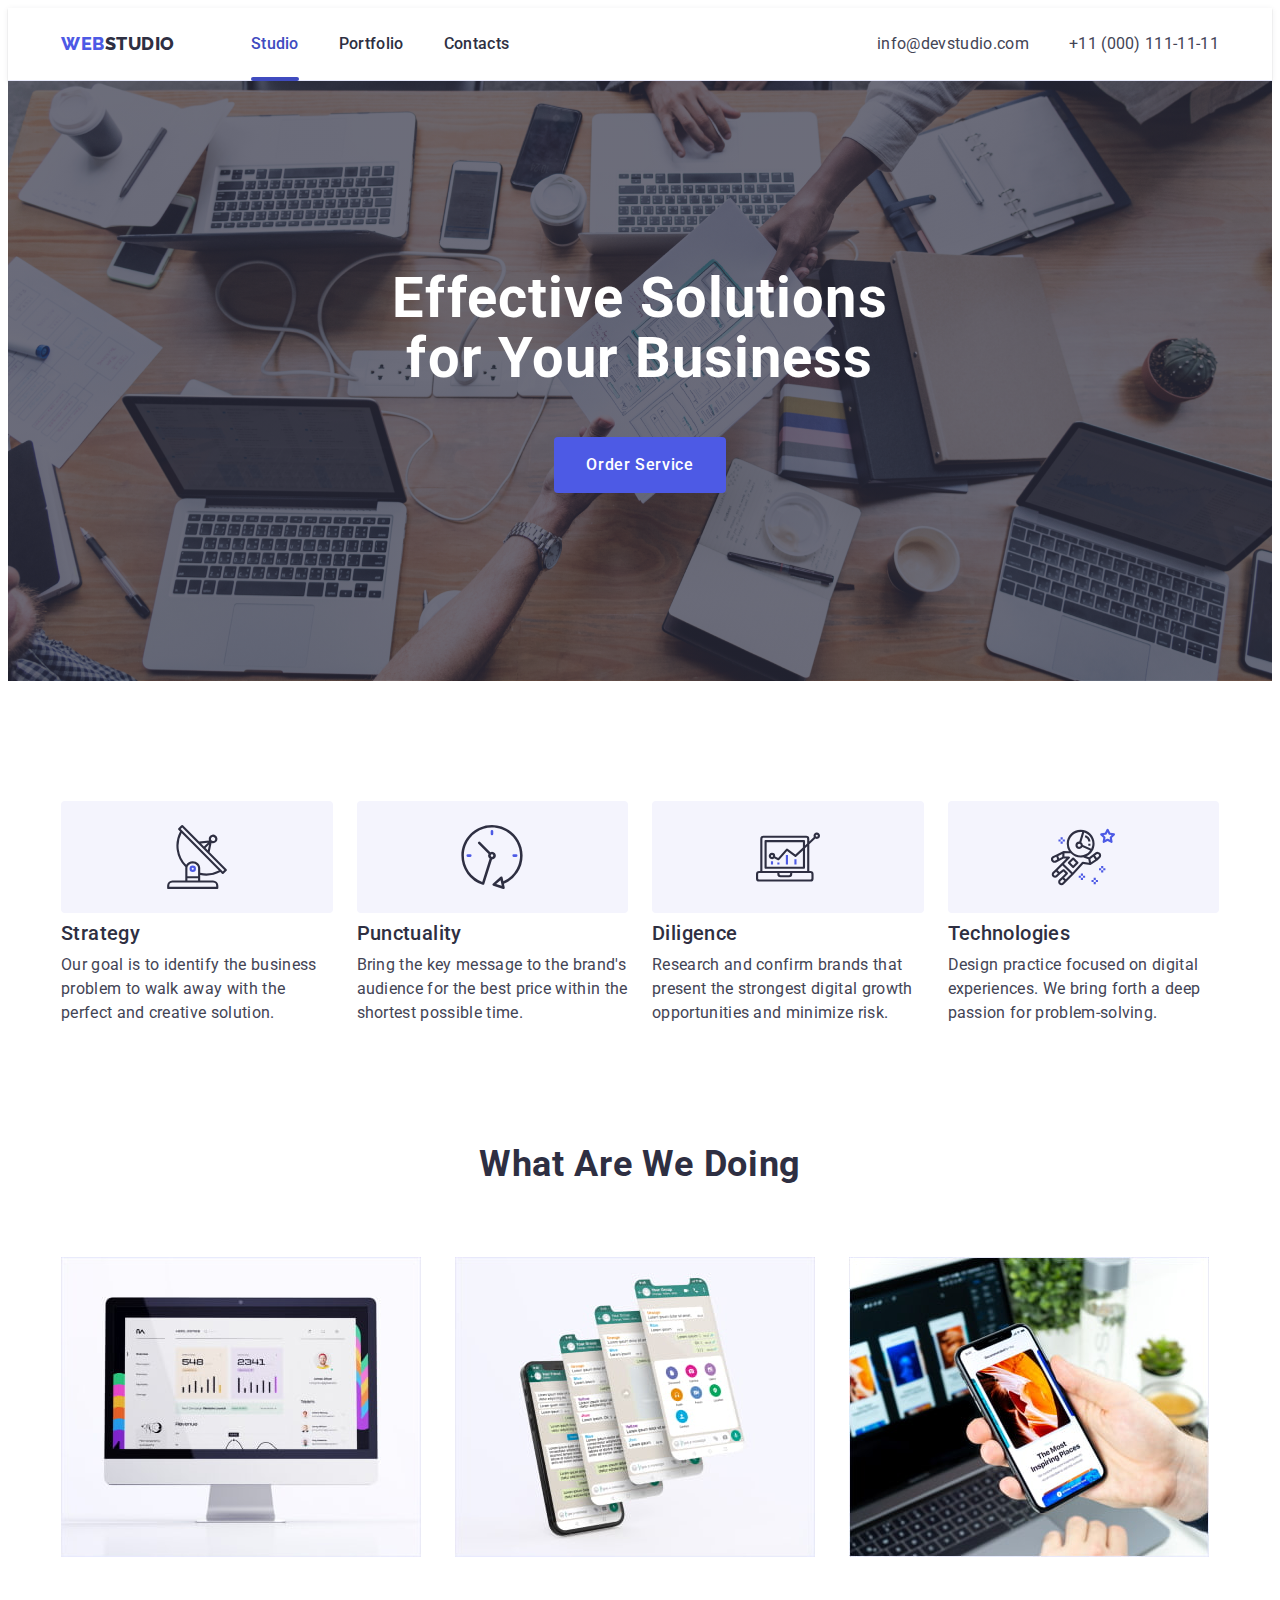
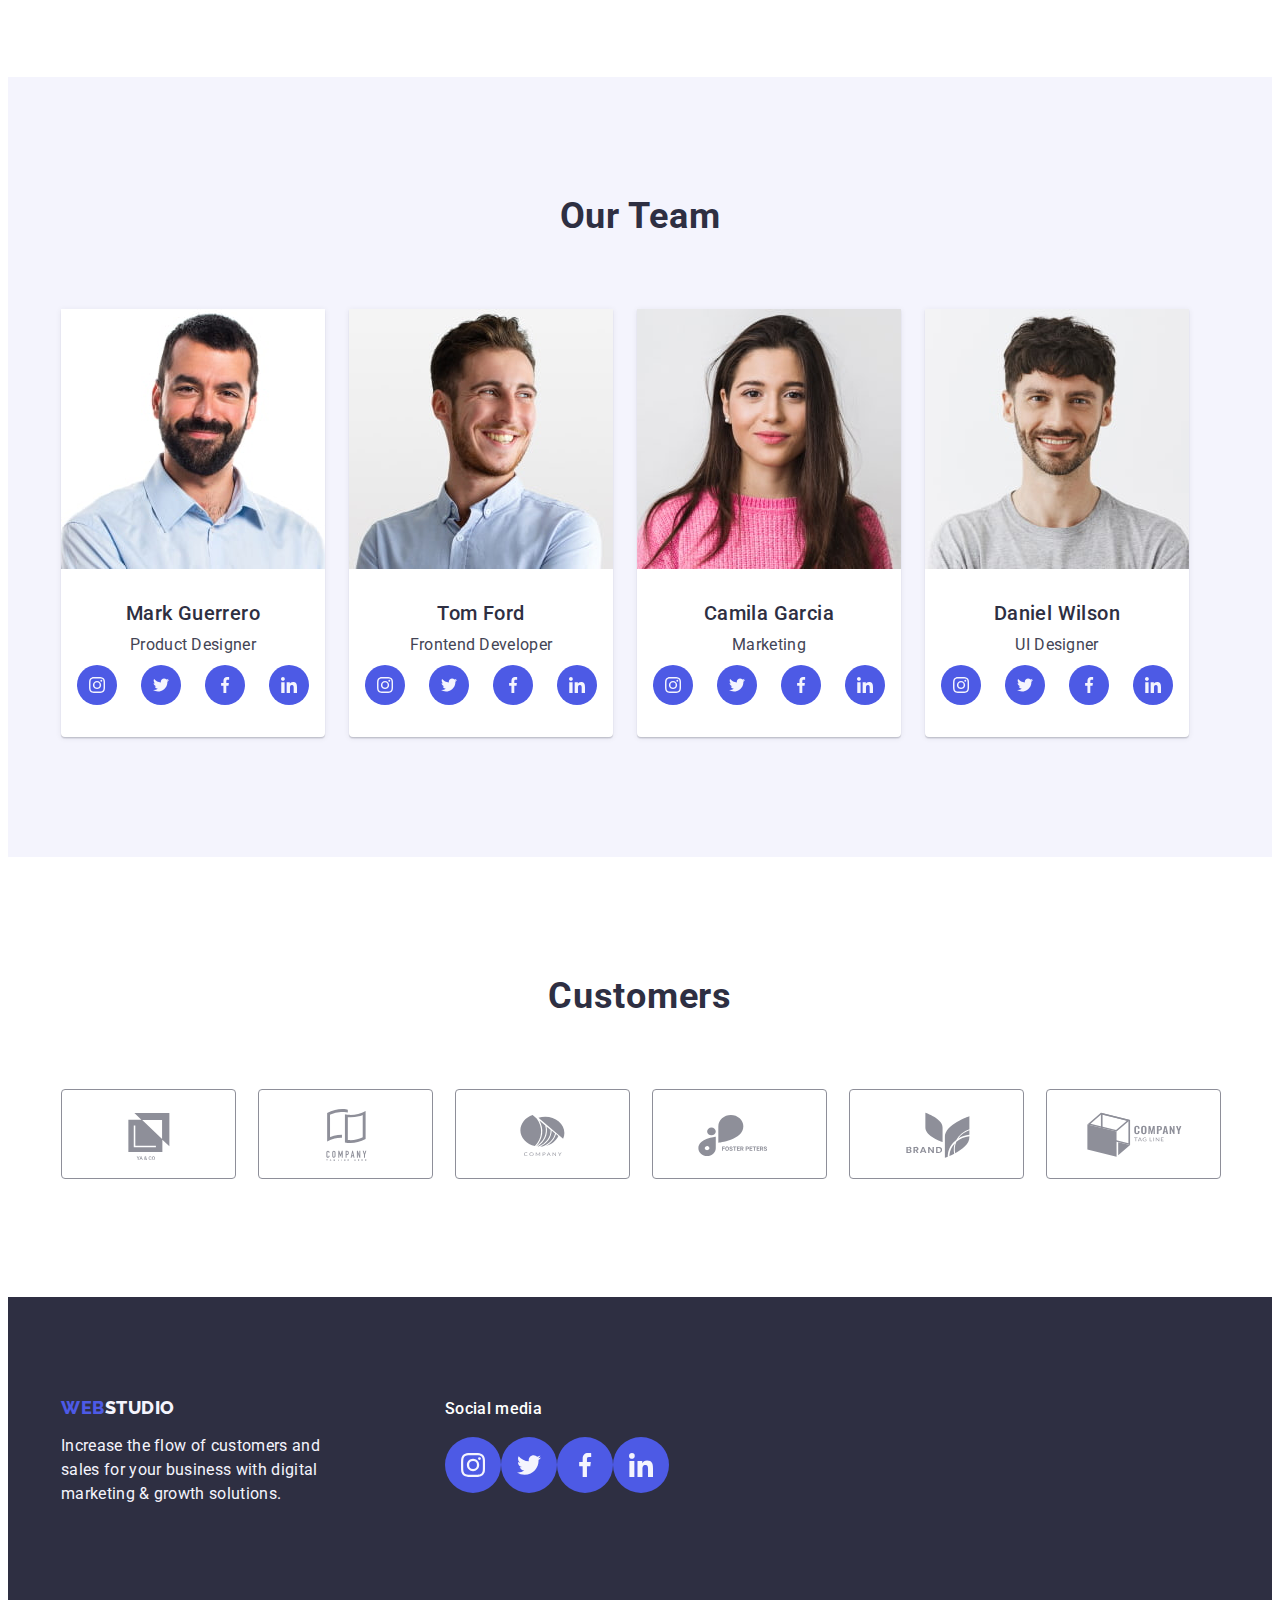
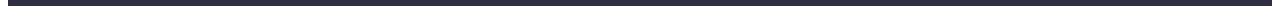
<file: index.html>
<!DOCTYPE html>
<html lang="en">
  <head>
    <meta charset="UTF-8" />
    <meta name="viewport" content="width=device-width, initial-scale=1.0" />
    <link
      rel="stylesheet"
      href="https://cdnjs.cloudflare.com/ajax/libs/modern-normalize/2.0.0/modern-normalize.min.css"
      integrity="sha512-4xo8blKMVCiXpTaLzQSLSw3KFOVPWhm/TRtuPVc4WG6kUgjH6J03IBuG7JZPkcWMxJ5huwaBpOpnwYElP/m6wg=="
      crossorigin="anonymous"
      referrerpolicy="no-referrer"
    />
    <link rel="stylesheet" href="./css/style.css" />
    <link rel="preconnect" href="https://fonts.googleapis.com" />
    <link rel="preconnect" href="https://fonts.gstatic.com" crossorigin />
    <link
      href="https://fonts.googleapis.com/css2?family=Raleway:wght@800&family=Roboto:wght@400;500;700;900&display=swap"
      rel="stylesheet"
    />
    <title>WebStudio</title>
  </head>
  <body>
    <!-- Top line-->
    <header class="header">
      <div class="header-container container">
        <nav class="nav list">
          <a class="logo link" href="./index.html"
            >Web<span class="span-logo">Studio</span></a
          >
          <ul class="nav-list list">
            <li class="nav-list-item">
              <a class="nav-list-link current link" href="./index.html"
                >Studio</a
              >
            </li>
            <li class="nav-list-item">
              <a class="nav-list-link link" href="./portfolio.html"
                >Portfolio</a
              >
            </li>
            <li class="nav-list-item">
              <a class="nav-list-link link" href="">Contacts </a>
            </li>
          </ul>
        </nav>
        <address class="address">
          <ul class="adress-list list">
            <li>
              <a class="address-item link" href="mailto:info@devstudio.com"
                >info@devstudio.com</a
              >
            </li>
            <li>
              <a class="address-item link" href="tel:+110001111111"
                >+11 (000) 111-11-11</a
              >
            </li>
          </ul>
        </address>
      </div>
    </header>
    <main>
      <!-- Hero section -->
      <section class="hero-section">
        <div class="hero-container container">
          <h1 class="hero-title">Effective Solutions for Your Business</h1>
          <button class="hero-btn" type="button" data-modal-open>
            Order Service
          </button>
        </div>
      </section>
      <!-- Advantages section -->
      <section class="advantages-section">
        <div class="container">
          <h2 class="visually-hidden">Our advantages</h2>
          <ul class="advantages-list list">
            <li class="advantages-list-item">
              <div class="icon-container">
                <svg width="64" height="64">
                  <use href="./images/icons.svg#icon-antenna"></use>
                </svg>
              </div>
              <h3 class="title-advantages">Strategy</h3>
              <p class="text-advantages">
                Our goal is to identify the business problem to walk away with
                the perfect and creative solution.
              </p>
            </li>
            <li class="advantages-list-item">
              <div class="icon-container">
                <svg width="64" height="64">
                  <use href="./images/icons.svg#icon-clock"></use>
                </svg>
              </div>
              <h3 class="title-advantages">Punctuality</h3>
              <p class="text-advantages">
                Bring the key message to the brand's audience for the best price
                within the shortest possible time.
              </p>
            </li>
            <li class="advantages-list-item">
              <div class="icon-container">
                <svg width="64" height="64">
                  <use href="./images/icons.svg#icon-diagrama"></use>
                </svg>
              </div>
              <h3 class="title-advantages">Diligence</h3>
              <p class="text-advantages">
                Research and confirm brands that present the strongest digital
                growth opportunities and minimize risk.
              </p>
            </li>
            <li class="advantages-list-item">
              <div class="icon-container">
                <svg width="64" height="64">
                  <use href="./images/icons.svg#icon-astronaut"></use>
                </svg>
              </div>
              <h3 class="title-advantages">Technologies</h3>
              <p class="text-advantages">
                Design practice focused on digital experiences. We bring forth a
                deep passion for problem-solving.
              </p>
            </li>
          </ul>
        </div>
      </section>
      <!-- Feature section -->
      <section class="feature-section">
        <div class="container">
          <h2 class="title-feature">What are we doing</h2>
          <ul class="feature-list list">
            <li class="feature-list-item">
              <img
                src="./images/rectangle-1.jpg"
                width="360"
                height="300"
                alt="Work PC"
              />
            </li>
            <li class="feature-list-item">
              <img
                src="./images/rectangle-2.jpg"
                width="360"
                height="300"
                alt="Work phone"
              />
            </li>
            <li class="feature-list-item">
              <img
                src="./images/rectangle-3.jpg"
                width="360"
                height="300"
                alt="Synk PC and phone"
              />
            </li>
          </ul>
        </div>
      </section>
      <!-- Team section -->
      <section class="team-section">
        <div class="container">
          <h2 class="team-title">Our Team</h2>
          <ul class="team-list list">
            <li class="team-list-item">
              <img
                src="./images/team-card-1.jpg"
                alt="Mark Guerrero"
                width="264"
              />
              <div class="t-list-content">
                <h3 class="team-list-name">Mark Guerrero</h3>
                <p class="team-list-p">Product Designer</p>
                <ul class="team-social-list list">
                  <li class="team-socials-icons">
                    <a
                      class="team-social-link"
                      href="https://www.instagram.com/"
                      target="_blank"
                    >
                      <svg class="social-icon" width="16" height="16">
                        <use href="./images/icons.svg#icon-instagram"></use>
                      </svg>
                    </a>
                  </li>
                  <li class="team-socials-icons">
                    <a
                      class="team-social-link"
                      href="https://twitter.com/"
                      target="_blank"
                    >
                      <svg class="social-icon" width="16" height="16">
                        <use href="./images/icons.svg#icon-twitter"></use>
                      </svg>
                    </a>
                  </li>
                  <li class="team-socials-icons">
                    <a
                      class="team-social-link"
                      href="https://www.facebook.com/"
                      target="_blank"
                    >
                      <svg class="social-icon" width="16" height="16">
                        <use href="./images/icons.svg#icon-facebook"></use>
                      </svg>
                    </a>
                  </li>
                  <li class="team-socials-icons">
                    <a
                      class="team-social-link"
                      href="https://www.linkedin.com/"
                      target="_blank"
                    >
                      <svg class="social-icon" width="16" height="16">
                        <use href="./images/icons.svg#icon-linkedin"></use>
                      </svg>
                    </a>
                  </li>
                </ul>
              </div>
            </li>
            <li class="team-list-item">
              <img src="./images/team-card-2.jpg" alt="Tom Ford" width="264" />
              <div class="t-list-content">
                <h3 class="team-list-name">Tom Ford</h3>
                <p class="team-list-p">Frontend Developer</p>
                <ul class="team-social-list list">
                  <li class="team-socials-icons">
                    <a
                      class="team-social-link"
                      href="https://www.instagram.com/"
                      target="_blank"
                    >
                      <svg class="social-icon" width="16" height="16">
                        <use href="./images/icons.svg#icon-instagram"></use>
                      </svg>
                    </a>
                  </li>
                  <li class="team-socials-icons">
                    <a
                      class="team-social-link"
                      href="https://twitter.com/"
                      target="_blank"
                    >
                      <svg class="social-icon" width="16" height="16">
                        <use href="./images/icons.svg#icon-twitter"></use>
                      </svg>
                    </a>
                  </li>
                  <li class="team-socials-icons">
                    <a
                      class="team-social-link"
                      href="https://www.facebook.com/"
                      target="_blank"
                    >
                      <svg class="social-icon" width="16" height="16">
                        <use href="./images/icons.svg#icon-facebook"></use>
                      </svg>
                    </a>
                  </li>
                  <li class="team-socials-icons">
                    <a
                      class="team-social-link"
                      href="https://www.linkedin.com/"
                      target="_blank"
                    >
                      <svg class="social-icon" width="16" height="16">
                        <use href="./images/icons.svg#icon-linkedin"></use>
                      </svg>
                    </a>
                  </li>
                </ul>
              </div>
            </li>
            <li class="team-list-item">
              <img
                src="./images/team-card-3.jpg"
                alt="Camila Garcia"
                width="264"
              />
              <div class="t-list-content">
                <h3 class="team-list-name">Camila Garcia</h3>
                <p class="team-list-p">Marketing</p>
                <ul class="team-social-list list">
                  <li class="team-socials-icons">
                    <a
                      class="team-social-link"
                      href="https://www.instagram.com/"
                      target="_blank"
                    >
                      <svg class="social-icon" width="16" height="16">
                        <use href="./images/icons.svg#icon-instagram"></use>
                      </svg>
                    </a>
                  </li>
                  <li class="team-socials-icons">
                    <a
                      class="team-social-link"
                      href="https://twitter.com/"
                      target="_blank"
                    >
                      <svg class="social-icon" width="16" height="16">
                        <use href="./images/icons.svg#icon-twitter"></use>
                      </svg>
                    </a>
                  </li>
                  <li class="team-socials-icons">
                    <a
                      class="team-social-link"
                      href="https://www.facebook.com/"
                      target="_blank"
                    >
                      <svg class="social-icon" width="16" height="16">
                        <use href="./images/icons.svg#icon-facebook"></use>
                      </svg>
                    </a>
                  </li>
                  <li class="team-socials-icons">
                    <a
                      class="team-social-link"
                      href="https://www.linkedin.com/"
                      target="_blank"
                    >
                      <svg class="social-icon" width="16" height="16">
                        <use href="./images/icons.svg#icon-linkedin"></use>
                      </svg>
                    </a>
                  </li>
                </ul>
              </div>
            </li>
            <li class="team-list-item">
              <img
                src="./images/team-card-4.jpg"
                alt="Daniel Wilson"
                width="264"
              />
              <div class="t-list-content">
                <h3 class="team-list-name">Daniel Wilson</h3>
                <p class="team-list-p">UI Designer</p>
                <ul class="team-social-list list">
                  <li class="team-socials-icons">
                    <a
                      class="team-social-link"
                      href="https://www.instagram.com/"
                      target="_blank"
                    >
                      <svg class="social-icon" width="16" height="16">
                        <use href="./images/icons.svg#icon-instagram"></use>
                      </svg>
                    </a>
                  </li>
                  <li class="team-socials-icons">
                    <a
                      class="team-social-link"
                      href="https://twitter.com/"
                      target="_blank"
                    >
                      <svg class="social-icon" width="16" height="16">
                        <use href="./images/icons.svg#icon-twitter"></use>
                      </svg>
                    </a>
                  </li>
                  <li class="team-socials-icons">
                    <a
                      class="team-social-link"
                      href="https://www.facebook.com/"
                      target="_blank"
                    >
                      <svg class="social-icon" width="16" height="16">
                        <use href="./images/icons.svg#icon-facebook"></use>
                      </svg>
                    </a>
                  </li>
                  <li class="team-socials-icons">
                    <a
                      class="team-social-link"
                      href="https://www.linkedin.com/"
                      target="_blank"
                    >
                      <svg class="social-icon" width="16" height="16">
                        <use href="./images/icons.svg#icon-linkedin"></use>
                      </svg>
                    </a>
                  </li>
                </ul>
              </div>
            </li>
          </ul>
        </div>
      </section>
      <!-- Customers section -->
      <section class="customers-section">
        <div class="container">
          <h2 class="customers-title">Customers</h2>
          <ul class="customers-list list">
            <li class="customers-list-item">
              <a class="customers-list-link" href="">
                <svg class="customers-icons" width="104" height="56">
                  <use href="./images/icons.svg#icon-client-1"></use>
                </svg>
              </a>
            </li>
            <li class="customers-list-item">
              <a class="customers-list-link" href="">
                <svg class="customers-icons" width="104" height="56">
                  <use href="./images/icons.svg#icon-client-2"></use>
                </svg>
              </a>
            </li>
            <li class="customers-list-item">
              <a class="customers-list-link" href="">
                <svg class="customers-icons" width="104" height="56">
                  <use href="./images/icons.svg#icon-client-3"></use>
                </svg>
              </a>
            </li>
            <li class="customers-list-item">
              <a class="customers-list-link" href="">
                <svg class="customers-icons" width="104" height="56">
                  <use href="./images/icons.svg#icon-client-4"></use>
                </svg>
              </a>
            </li>
            <li class="customers-list-item">
              <a class="customers-list-link" href="">
                <svg class="customers-icons" width="104" height="56">
                  <use href="./images/icons.svg#icon-client-5"></use>
                </svg>
              </a>
            </li>
            <li class="customers-list-item">
              <a class="customers-list-link" href="">
                <svg class="customers-icons" width="104" height="56">
                  <use href="./images/icons.svg#icon-client-6"></use>
                </svg>
              </a>
            </li>
          </ul>
        </div>
      </section>
    </main>
    <!-- Footer section -->
    <footer class="footer">
      <div class="footer-container container">
        <div class="footer-block-logo">
          <a class="logo footer-logo link" href="./index.html"
            >WEB<span class="footer-span-logo">Studio</span>
          </a>
          <p class="footer-text">
            Increase the flow of customers and sales for your business with
            digital marketing & growth solutions.
          </p>
        </div>
        <!-- Footer social networks -->
        <div class="footer-block-social">
          <p class="social-networks-text">Social media</p>
          <ul class="social-networks-list list">
            <li class="social-networks-item">
              <a
                href="https://www.instagram.com/"
                class="footer-media-social-link link"
              >
                <svg class="social-networks-icons" width="24" height="24">
                  <use href="./images/icons.svg#icon-instagram"></use>
                </svg>
              </a>
            </li>
            <li class="social-networks-item">
              <a
                href="https://twitter.com/"
                class="footer-media-social-link link"
              >
                <svg class="social-networks-icons" width="24" height="24">
                  <use href="./images/icons.svg#icon-twitter"></use>
                </svg>
              </a>
            </li>
            <li class="social-networks-item">
              <a
                href="https://www.facebook.com/"
                class="footer-media-social-link link"
              >
                <svg class="social-networks-icons" width="24" height="24">
                  <use href="./images/icons.svg#icon-facebook"></use>
                </svg>
              </a>
            </li>
            <li class="social-networks-item">
              <a
                href="https://ua.linkedin.com/"
                class="footer-media-social-link link"
              >
                <svg class="social-networks-icons" width="24" height="24">
                  <use href="./images/icons.svg#icon-linkedin"></use>
                </svg>
              </a>
            </li>
          </ul>
        </div>
      </div>
    </footer>
    <!-- Modal window -->
    <div class="backdrop is-hidden" data-modal>
      <div class="modal">
        <button class="modal-btn" type="button" data-modal-close>
          <svg class="modal-btn-icon" width="8" height="8">
            <use href="./images/icons.svg#icon-close-black"></use>
          </svg>
        </button>
      </div>
    </div>
    <script src="./js/modal.js"></script>
  </body>
</html>
</file>
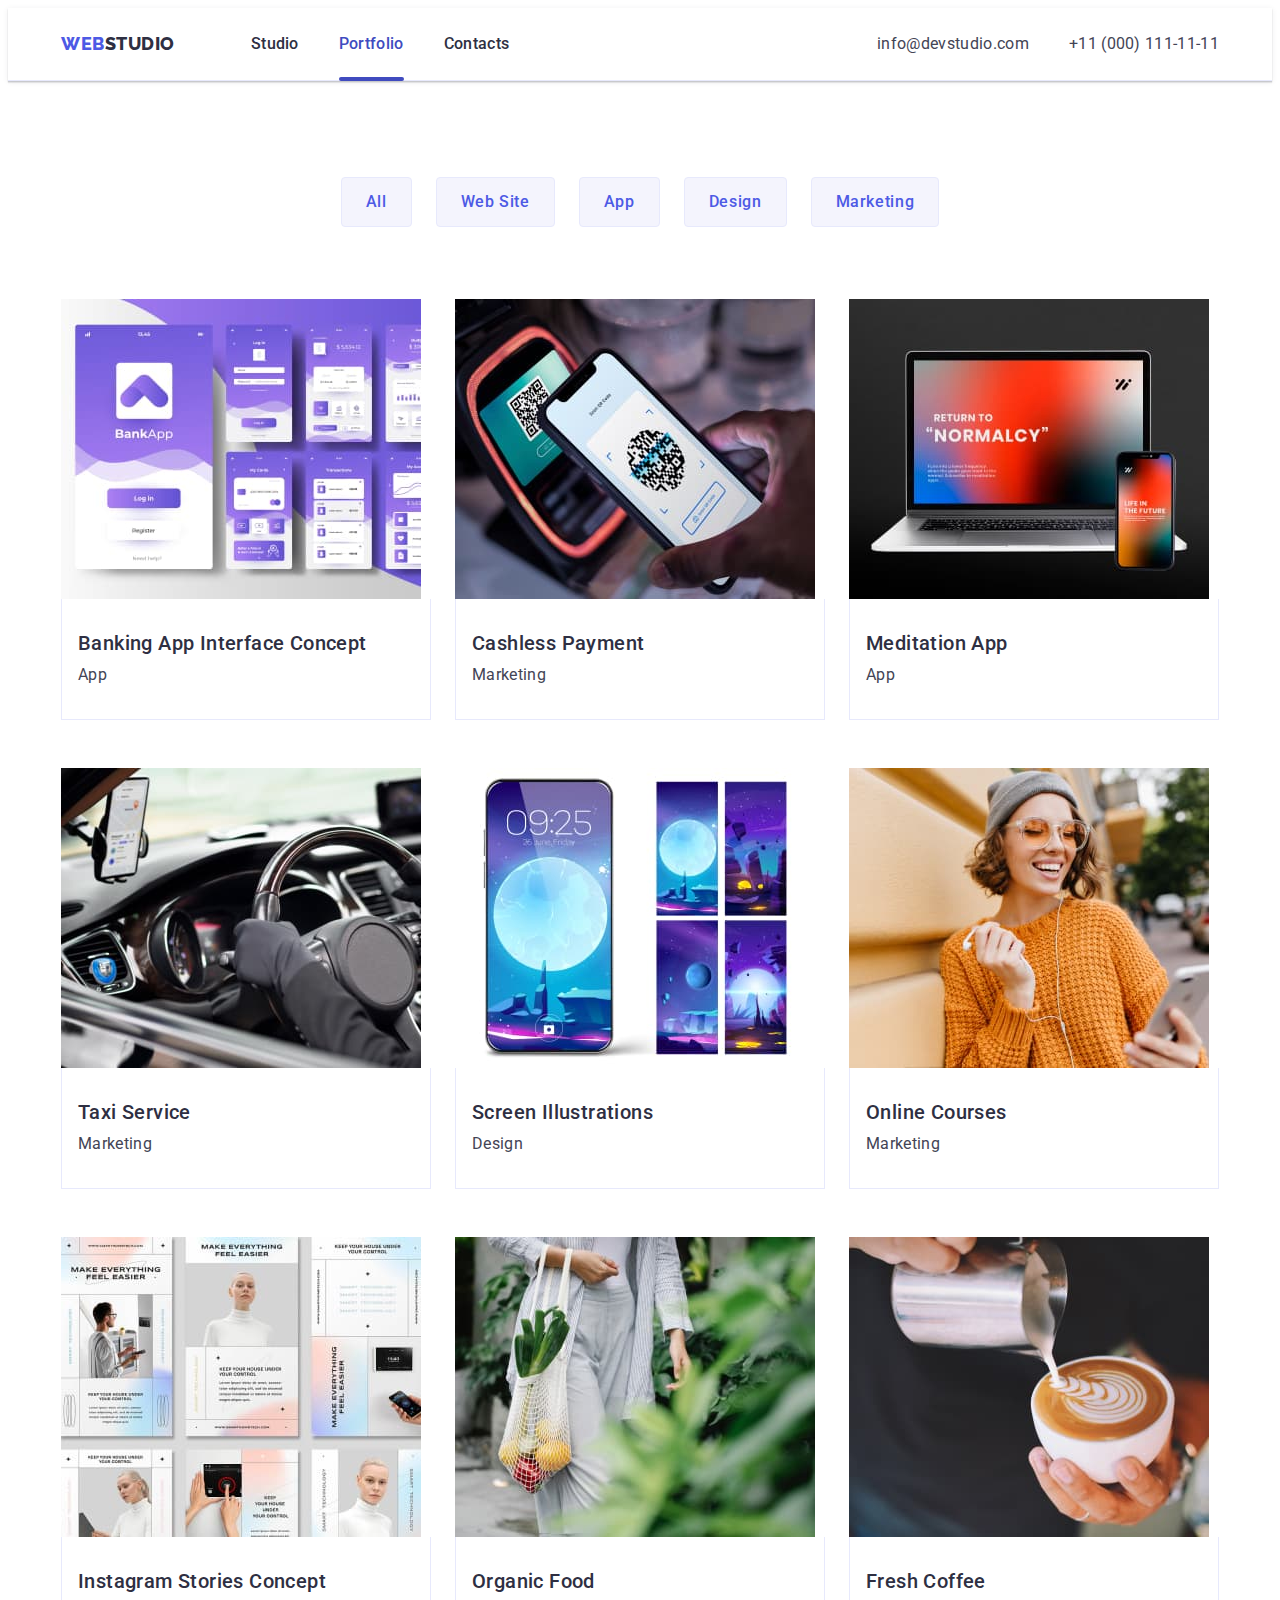
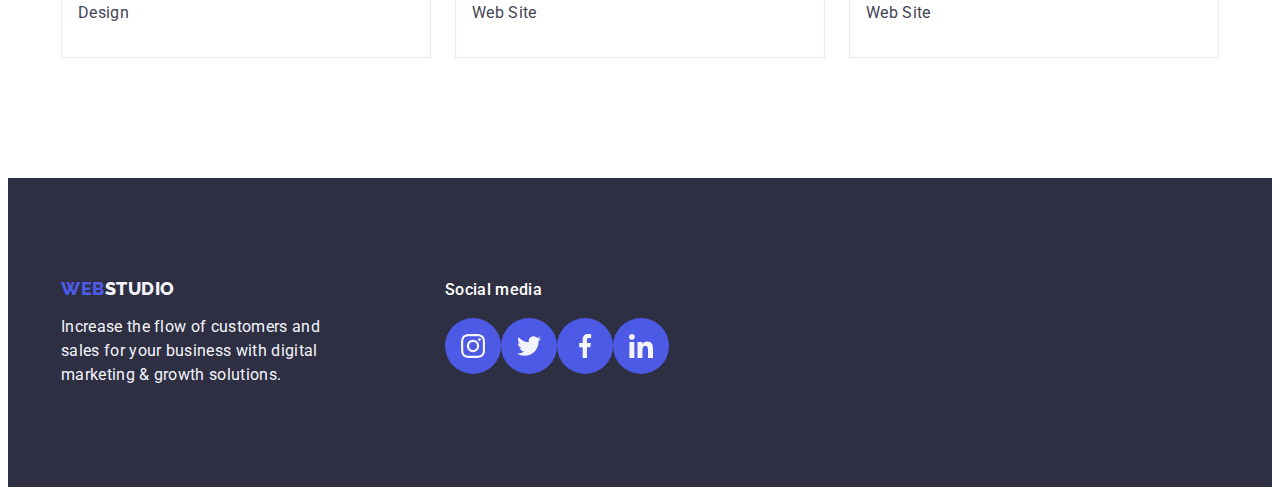
<file: portfolio.html>
<!DOCTYPE html>
<html lang="en">
  <head>
    <meta charset="UTF-8" />
    <meta name="viewport" content="width=device-width, initial-scale=1.0" />
    <link
      rel="stylesheet"
      href="https://cdnjs.cloudflare.com/ajax/libs/modern-normalize/2.0.0/modern-normalize.min.css"
      integrity="sha512-4xo8blKMVCiXpTaLzQSLSw3KFOVPWhm/TRtuPVc4WG6kUgjH6J03IBuG7JZPkcWMxJ5huwaBpOpnwYElP/m6wg=="
      crossorigin="anonymous"
      referrerpolicy="no-referrer"
    />
    <link rel="stylesheet" href="./css/style.css" />
    <link rel="preconnect" href="https://fonts.googleapis.com" />
    <link rel="preconnect" href="https://fonts.gstatic.com" crossorigin />
    <link
      href="https://fonts.googleapis.com/css2?family=Raleway:wght@800&family=Roboto:wght@400;500;700;900&display=swap"
      rel="stylesheet"
    />
    <title>Portfolio</title>
  </head>
  <body>
    <!-- Top line portfolio-->
    <header class="header">
      <div class="header-container container">
        <nav class="nav">
          <a class="logo link" href="./index.html"
            >Web<span class="span-logo">Studio</span></a
          >
          <ul class="nav-list list">
            <li>
              <a class="nav-list-link link" href="./index.html">Studio</a>
            </li>
            <li>
              <a class="nav-list-link current link" href="./portfolio.html"
                >Portfolio</a
              >
            </li>
            <li>
              <a class="nav-list-link link" href="">Contacts</a>
            </li>
          </ul>
        </nav>
        <address class="address">
          <ul class="adress-list list">
            <li>
              <a class="address-item link" href="mailto:info@devstudio.com"
                >info@devstudio.com</a
              >
            </li>
            <li>
              <a class="address-item link" href="tel:+110001111111"
                >+11 (000) 111-11-11</a
              >
            </li>
          </ul>
        </address>
      </div>
    </header>
    <!-- Buttons Portfolio -->
    <main>
      <section class="portfolio-section">
        <div class="container">
          <h1 class="visually-hidden">Button Menu</h1>
          <ul class="buttons-list list">
            <li class="list">
              <button class="btn-menu" type="button">All</button>
            </li>
            <li class="list">
              <button class="btn-menu" type="button">Web Site</button>
            </li>
            <li class="list">
              <button class="btn-menu" type="button">App</button>
            </li>
            <li class="list">
              <button class="btn-menu" type="button">Design</button>
            </li>
            <li class="list">
              <button class="btn-menu" type="button">Marketing</button>
            </li>
          </ul>
          <!-- Project Card -->
          <ul class="project-list list">
            <li class="project-list-item">
              <a href="" class="project-link link">
                <div class="project-box">
                  <img
                    src="./images/portfolio-1.jpg"
                    alt="Product"
                    width="360"
                    height="300"
                  />
                  <p class="overlay">
                    14 Stylish and User-Friendly App Design Concepts · Task
                    Manager App · Calorie Tracker App · Exotic Fruit Ecommerce
                    App · Cloud Storage App
                  </p>
                </div>
                <div class="project-item-content">
                  <h2 class="project-content-title">
                    Banking App Interface Concept
                  </h2>
                  <p class="project-content-paragraph">App</p>
                </div>
              </a>
            </li>
            <li class="project-list-item">
              <a href="" class="project-link link">
                <div class="project-box">
                  <img
                    src="./images/portfolio-2.jpg"
                    alt="Product"
                    width="360"
                    height="300"
                  />
                  <p class="overlay">
                    14 Stylish and User-Friendly App Design Concepts · Task
                    Manager App · Calorie Tracker App · Exotic Fruit Ecommerce
                    App · Cloud Storage App
                  </p>
                </div>
                <div class="project-item-content">
                  <h2 class="project-content-title">Cashless Payment</h2>
                  <p class="project-content-paragraph">Marketing</p>
                </div>
              </a>
            </li>
            <li class="project-list-item">
              <a href="" class="project-link link">
                <div class="project-box">
                  <img
                    src="./images/portfolio-3.jpg"
                    alt="Product"
                    width="360"
                    height="300"
                  />
                  <p class="overlay">
                    14 Stylish and User-Friendly App Design Concepts · Task
                    Manager App · Calorie Tracker App · Exotic Fruit Ecommerce
                    App · Cloud Storage App
                  </p>
                </div>
                <div class="project-item-content">
                  <h2 class="project-content-title">Meditation App</h2>
                  <p class="project-content-paragraph">App</p>
                </div>
              </a>
            </li>
            <li class="project-list-item">
              <a href="" class="project-link link">
                <div class="project-box">
                  <img
                    src="./images/portfolio-4.jpg"
                    alt="Product"
                    width="360"
                    height="300"
                  />
                  <p class="overlay">
                    14 Stylish and User-Friendly App Design Concepts · Task
                    Manager App · Calorie Tracker App · Exotic Fruit Ecommerce
                    App · Cloud Storage App
                  </p>
                </div>
                <div class="project-item-content">
                  <h2 class="project-content-title">Taxi Service</h2>
                  <p class="project-content-paragraph">Marketing</p>
                </div>
              </a>
            </li>
            <li class="project-list-item">
              <a href="" class="project-link link">
                <div class="project-box">
                  <img
                    src="./images/portfolio-5.jpg"
                    alt="Product"
                    width="360"
                    height="300"
                  />
                  <p class="overlay">
                    14 Stylish and User-Friendly App Design Concepts · Task
                    Manager App · Calorie Tracker App · Exotic Fruit Ecommerce
                    App · Cloud Storage App
                  </p>
                </div>
                <div class="project-item-content">
                  <h2 class="project-content-title">Screen Illustrations</h2>
                  <p class="project-content-paragraph">Design</p>
                </div>
              </a>
            </li>
            <li class="project-list-item">
              <a href="" class="project-link link">
                <div class="project-box">
                  <img
                    src="./images/portfolio-6.jpg"
                    alt="Product"
                    width="360"
                    height="300"
                  />
                  <p class="overlay">
                    14 Stylish and User-Friendly App Design Concepts · Task
                    Manager App · Calorie Tracker App · Exotic Fruit Ecommerce
                    App · Cloud Storage App
                  </p>
                </div>
                <div class="project-item-content">
                  <h2 class="project-content-title">Online Courses</h2>
                  <p class="project-content-paragraph">Marketing</p>
                </div>
              </a>
            </li>
            <li class="project-list-item">
              <a href="" class="project-link link">
                <div class="project-box">
                  <img
                    src="./images/portfolio-7.jpg"
                    alt="Product"
                    width="360"
                    height="300"
                  />
                  <p class="overlay">
                    14 Stylish and User-Friendly App Design Concepts · Task
                    Manager App · Calorie Tracker App · Exotic Fruit Ecommerce
                    App · Cloud Storage App
                  </p>
                </div>
                <div class="project-item-content">
                  <h2 class="project-content-title">
                    Instagram Stories Concept
                  </h2>
                  <p class="project-content-paragraph">Design</p>
                </div>
              </a>
            </li>
            <li class="project-list-item">
              <a href="" class="project-link link">
                <div class="project-box">
                  <img
                    src="./images/portfolio-8.jpg"
                    alt="Product"
                    width="360"
                    height="300"
                  />
                  <p class="overlay">
                    14 Stylish and User-Friendly App Design Concepts · Task
                    Manager App · Calorie Tracker App · Exotic Fruit Ecommerce
                    App · Cloud Storage App
                  </p>
                </div>
                <div class="project-item-content">
                  <h2 class="project-content-title">Organic Food</h2>
                  <p class="project-content-paragraph">Web Site</p>
                </div>
              </a>
            </li>
            <li class="project-list-item">
              <a href="" class="project-link link">
                <div class="project-box">
                  <img
                    src="./images/portfolio-9.jpg"
                    alt="Product"
                    width="360"
                    height="300"
                  />
                  <p class="overlay">
                    14 Stylish and User-Friendly App Design Concepts · Task
                    Manager App · Calorie Tracker App · Exotic Fruit Ecommerce
                    App · Cloud Storage App
                  </p>
                </div>
                <div class="project-item-content">
                  <h2 class="project-content-title">Fresh Coffee</h2>
                  <p class="project-content-paragraph">Web Site</p>
                </div>
              </a>
            </li>
          </ul>
        </div>
      </section>
    </main>
    <!-- Footer section -->
    <footer class="footer">
      <div class="footer-container container">
        <div class="footer-block-logo">
          <a class="logo footer-logo link" href="./index.html"
            >WEB<span class="footer-span-logo">Studio</span>
          </a>
          <p class="footer-text">
            Increase the flow of customers and sales for your business with
            digital marketing & growth solutions.
          </p>
        </div>
        <!-- Footer social networks -->
        <div class="footer-block-social">
          <p class="social-networks-text">Social media</p>
          <ul class="social-networks-list list">
            <li class="social-networks-item">
              <a
                href="https://www.instagram.com/"
                class="footer-media-social-link link"
              >
                <svg class="social-networks-icons" width="24" height="24">
                  <use href="./images/icons.svg#icon-instagram"></use>
                </svg>
              </a>
            </li>
            <li class="social-networks-item">
              <a
                href="https://twitter.com/"
                class="footer-media-social-link link"
              >
                <svg class="social-networks-icons" width="24" height="24">
                  <use href="./images/icons.svg#icon-twitter"></use>
                </svg>
              </a>
            </li>
            <li class="social-networks-item">
              <a
                href="https://www.facebook.com/"
                class="footer-media-social-link link"
              >
                <svg class="social-networks-icons" width="24" height="24">
                  <use href="./images/icons.svg#icon-facebook"></use>
                </svg>
              </a>
            </li>
            <li class="social-networks-item">
              <a
                href="https://ua.linkedin.com/"
                class="footer-media-social-link link"
              >
                <svg class="social-networks-icons" width="24" height="24">
                  <use href="./images/icons.svg#icon-linkedin"></use>
                </svg>
              </a>
            </li>
          </ul>
        </div>
      </div>
    </footer>
  </body>
</html>
</file>
<file: css/style.css>
/* Colors */
:root {
  --iris: #4d5ae5;
  --ocean: #404bbf;
  --navyblue: #2e2f42;
  --green: #31d0aa;
  --slate: #434455;
  --lightslate: #8e8f99;
  --cornflower: #e7e9fc;
  --cloud: #f4f4fd;
  --grey: #2e2f42;
  --white: #ffffff;
  --dairy: #fcfcfc;
}

/* reset: start */
h1,
h2,
h3,
h4,
h5,
h6,
p {
  margin-top: 0;
  margin-bottom: 0;
}

ul,
ol {
  margin-top: 0;
  margin-bottom: 0;
  padding-left: 0;
}

.list {
  list-style: none;
}

.link {
  text-decoration: none;
}

img {
  display: block;
  max-width: 100%;
  height: auto;
}

button {
  font-family: inherit;
  border: none;
  cursor: pointer;
}

/* Reset :end  */

/* Baze style */

body {
  font-family: 'Roboto', sans-serif;
  color: var(--slate);
  background-color: var(--white);
  font-style: normal;
}

.container {
  width: 1158px;
  padding: 0 15px;
  margin: 0 auto;
}

.visually-hidden {
  position: absolute;
  width: 1px;
  height: 1px;
  margin: -1px;
  border: 0;
  padding: 0;
  white-space: nowrap;
  clip-path: inset(100%);
  clip: rect(0 0 0 0);
  overflow: hidden;
}

/* Top line/Header */

.header {
  border-bottom: 1px solid var(--cornflower);
  background: var(--white);
  box-shadow: 0px 1px 6px 0px rgba(46, 47, 66, 0.08),
    0px 1px 1px 0px rgba(46, 47, 66, 0.16),
    0px 2px 1px 0px rgba(46, 47, 66, 0.08);
}

.header-container {
  display: flex;
  justify-content: space-between;
  align-items: center;
}

.nav {
  display: flex;
  align-items: center;
}

.logo {
  color: var(--iris);
  font-family: 'Raleway', sans-serif;
  font-size: 18px;
  font-weight: 800;
  line-height: 1.17;
  letter-spacing: 0.03em;
  text-transform: uppercase;
  text-decoration: none;
  margin-right: 76px;
}

.span-logo {
  color: var(--navyblue);
}

.link:hover,
.link:focus {
  color: var(--ocean);
}

.nav-list {
  display: flex;
  gap: 40px;
  font-size: 16px;
  line-height: 1.5;
  letter-spacing: 0.02em;
  font-weight: 500;
}

.nav-list-link {
  color: var(--navyblue);
  position: relative;
  display: block;
  padding-top: 24px;
  padding-bottom: 24px;
  transition: color 250ms cubic-bezier(0.4, 0, 0.2, 1);
}

.nav-list-link::after {
  content: '';
  position: absolute;
  bottom: 0;
  left: 0;
  display: block;
  width: 100%;
  height: 4px;
  border-radius: 2px;
  bottom: -1px;
}

.nav-list-link.current::after {
  background-color: var(--ocean);
}

.nav-list-link.current {
  color: var(--ocean);
}

.nav-list-link:hover,
.nav-list-link:focus {
  color: var(--ocean);
}

.address {
  font-style: normal;
}

.adress-list {
  display: flex;
  gap: 40px;
}

.address-item {
  display: block;
  color: var(--slate);
  font-size: 16px;
  font-weight: 400;
  line-height: 1.5;
  letter-spacing: 0.02em;
  padding: 24px 0;
  text-decoration: none;
  transition: color 250ms cubic-bezier(0.4, 0, 0.2, 1);
}

.address-link:hover,
.address-link:focus {
  color: var(--ocean);
}

/* Hero section */

.hero-section {
  background-color: var(--grey);
  padding: 188px 0;
  background-image: linear-gradient(
      rgba(46, 47, 66, 0.7),
      rgba(46, 47, 66, 0.7)
    ),
    url(../images/people-office-1.jpg);
  background-repeat: no-repeat;
  background-position: center;
  background-size: cover;
  max-width: 1440px;
  margin: 0 auto;
}

.hero-container {
  display: flex;
  flex-direction: column;
  align-items: center;
}

.hero-title {
  color: var(--white);
  font-size: 56px;
  font-weight: 700;
  line-height: 1.07;
  letter-spacing: 0.02em;
  text-align: center;
  max-width: 496px;
  margin: auto;
  margin-bottom: 48px;
}

.hero-btn {
  font-size: 16px;
  font-weight: 500;
  background-color: var(--iris);
  color: var(--white);
  line-height: 1.5;
  letter-spacing: 0.04em;
  cursor: pointer;
  padding: 16px 32px;
  border-radius: 4px;
  margin: auto;
  border: 0px;
  min-width: 169px;
  display: block;
  transition: background-color 250ms cubic-bezier(0.4, 0, 0.2, 1);
}

.hero-btn:hover,
.hero-btn:focus {
  background-color: var(--ocean);
}

/* Advantages section */

.advantages-section {
  padding: 120px 0;
}

.advantages-list {
  display: flex;
  align-items: center;
  gap: 24px;
}

.advantages-list-item .icon-container {
  display: flex;
  align-items: center;
  justify-content: center;
  border-radius: 4px;
  background-color: var(--cloud);
  margin-bottom: 8px;
  height: 112px;
}

.icon-container svg {
  width: 64px;
  height: 64px;
}

.advantages-list-item {
  width: calc((100% - 3 * 24px) / 4);
}

.title-advantages {
  color: var(--navyblue);
  font-size: 20px;
  font-weight: 500;
  line-height: 1.2;
  letter-spacing: 0.02em;
  margin-bottom: 8px;
}

.text-advantages {
  font-size: 16px;
  font-weight: 400;
  line-height: 1.5;
  letter-spacing: 0.02em;
  color: var(--slate);
}

/* Feature section */

.feature-section {
  padding-bottom: 120px;
}

.title-feature {
  text-align: center;
  text-transform: capitalize;
  font-size: 36px;
  letter-spacing: 0.02em;
  font-weight: 700;
  color: var(--navyblue);
  line-height: 1.11;
  margin-bottom: 72px;
}

.feature-list {
  display: flex;
  gap: 24px;
}

.feature-list-item {
  width: calc((100% - 3 * 16px) / 3);
}

/* Team section */

.team-section {
  background-color: var(--cloud);
  padding: 120px 0;
}

.team-title {
  text-transform: capitalize;
  text-align: center;
  font-size: 36px;
  letter-spacing: 0.02em;
  font-weight: 700;
  color: var(--navyblue);
  line-height: 1.11;
  margin-bottom: 72px;
}

.team-list {
  display: flex;
  gap: 24px;
}

.team-list-item {
  width: calc((100%-3 * 24px) / 4);
  background-color: var(--white);
  border-radius: 0 0 4px 4px;
  box-shadow: 0px 2px 1px 0px rgba(46, 47, 66, 0.08),
    0px 1px 1px 0px rgba(46, 47, 66, 0.16),
    0px 1px 6px 0px rgba(46, 47, 66, 0.08);
}

.t-list-content {
  padding: 32px 0px;
  text-align: center;
}

.team-list-name {
  font-size: 20px;
  letter-spacing: 0.02em;
  font-weight: 500;
  color: var(--navyblue);
  line-height: 1.2;
  text-align: center;
  margin-bottom: 8px;
}

.team-list-p {
  font-size: 16px;
  font-weight: 400;
  line-height: 1.5;
  letter-spacing: 0.02em;
  color: var(--slate);
  text-align: center;
  margin-bottom: 8px;
}

.team-social-list {
  display: flex;
  justify-content: center;
  gap: 24px;
}

.team-social-link {
  display: flex;
  align-items: center;
  justify-content: center;
  width: 100%;
  height: 100%;
  background-color: var(--iris);
  border-radius: 50%;
  transition: background-color 250ms cubic-bezier(0.4, 0, 0.2, 1);
}

.team-social-link:hover,
.team-social-link:focus {
  background-color: var(--ocean);
}

.team-socials-icons {
  width: 40px;
  height: 40px;
}

.social-icon {
  fill: var(--cloud);
}

/* .Customers section */

.customers-section {
  padding: 120px 0;
}

.customers-title {
  color: var(--navyblue);
  font-size: 36px;
  font-weight: 700;
  line-height: 1.11;
  letter-spacing: 0.02em;
  text-transform: capitalize;
  text-align: center;
  margin-bottom: 72px;
}

.customers-list {
  display: flex;
  gap: 24px;
}

.customers-list-item {
  width: calc((100% - 120px) / 6);
  height: 88px;
}

.customers-list-link {
  display: flex;
  align-items: center;
  justify-content: center;
  width: 100%;
  height: 100%;
  color: var(--lightslate);
  border-radius: 4px;
  border: 1px solid var(--lightslate);
  transition: border-color 250ms cubic-bezier(0.4, 0, 0.2, 1),
    color 250ms cubic-bezier(0.4, 0, 0.2, 1);
}

.customers-list-link:hover,
.customers-list-link:focus {
  color: var(--ocean);
  border-color: var(--ocean);
}

.customers-icons {
  fill: currentColor;
}

/* Footer*/

/* Footer logo */

.footer {
  background-color: var(--navyblue);
  padding: 100px 0;
}

.footer-container {
  display: flex;
  align-items: baseline;
}

.footer-block-logo {
  display: block;
  margin-right: 120px;
}

.footer-logo {
  display: inline-block;
  margin-bottom: 16px;
}

.footer-span-logo {
  color: var(--cloud);
}

.footer-text {
  color: var(--cloud);
  font-size: 16px;
  font-weight: 400;
  line-height: 1.5;
  letter-spacing: 0.02em;
  max-width: 264px;
}

/* Footer social networks */

.footer-social-networks {
  margin-left: 120 px;
}

.footer-block-social {
  display: block;
}

.social-networks-text {
  color: var(--white);
  font-size: 16px;
  font-weight: 500;
  line-height: 1.5;
  letter-spacing: 0.02em;
  margin-bottom: 16px;
}

.social-networks-list {
  display: flex;
  gap: 16px;
}

.social-networks-item {
  width: 40px;
  height: 40px;
}

.footer-media-social-link {
  display: flex;
  justify-content: center;
  align-items: center;
  width: 100%;
  height: 100%;
  background-color: var(--iris);
  border-radius: 50%;
  padding: 8px;
  transition: background-color 250ms cubic-bezier(0.4, 0, 0.2, 1);
}

.footer-media-social-link:hover,
.footer-media-social-link:focus {
  background-color: var(--green);
}

.social-networks-icons {
  fill: var(--cloud);
}

/* Portfolio */

.portfolio-section {
  padding-top: 96px;
  padding-bottom: 120px;
}

.portfolio-container {
  border: 1px solid var(--cornflower);
  border-top: none;
}

.buttons-list {
  display: flex;
  justify-content: center;
  gap: 24px;
  margin-bottom: 72px;
}

.btn-menu {
  font-size: 16px;
  font-weight: 500;
  line-height: 1.5;
  letter-spacing: 0.04em;
  color: var(--iris);
  background-color: var(--cloud);
  border: 1px solid var(--cornflower);
  padding: 12px 24px;
  cursor: pointer;
  border-radius: 4px;
  transition: color 250ms cubic-bezier(0.4, 0, 0.2, 1),
    background-color 250ms cubic-bezier(0.4, 0, 0.2, 1),
    border-color 250ms cubic-bezier(0.4, 0, 0.2, 1),
    box-shadow 250ms cubic-bezier(0.4, 0, 0.2, 1);
}

.btn-menu:focus,
.btn-menu:hover {
  color: var(--white);
  background-color: var(--ocean);
  border: 1px solid transparent;
  box-shadow: 0px 3px 1px rgba(0, 0, 0, 0.1), 0px 2px 1px rgba(0, 0, 0, 0.08),
    0px 2px 2px rgba(0, 0, 0, 0.12);
}

/* Project card */

.project-list {
  display: flex;
  flex-wrap: wrap;
  column-gap: 24px;
  row-gap: 48px;
}

.project-list-item {
  width: calc((100% - 48px) / 3);
}

.project-link {
  display: block;
  transition: box-shadow 250ms cubic-bezier(0.4, 0, 0.2, 1);
}

.project-link:hover .overlay {
  transform: translateY(0);
}
.project-link:focus .overlay {
  transform: translateY(0);
}

.project-link:hover,
.project-link:focus {
  box-shadow: 0px 1px 6px rgba(46, 47, 66, 0.08),
    0px 1px 1px rgba(46, 47, 66, 0.16), 0px 2px 1px rgba(46, 47, 66, 0.08);
}

.project-box {
  position: relative;
  overflow: hidden;
}

.overlay {
  position: absolute;
  top: 0;
  left: 0;
  width: 100%;
  height: 100%;
  font-size: 16px;
  line-height: 1.5;
  letter-spacing: 0.02em;
  background-color: var(--iris);
  color: var(--cloud);
  padding: 40px 32px;
  transform: translateY(100%);
  transition: transform 250ms cubic-bezier(0.4, 0, 0.2, 1);
}

.project-box:hover .overlay {
  transform: translateY(0%);
}

.project-box:focus .overlay {
  transform: translateY(0%);
}

.project-item-content {
  padding: 32px 16px;
  border: 1px solid var(--cornflower);
  border-top: none;
}

.project-content-title {
  font-size: 20px;
  font-weight: 500;
  line-height: 1.2;
  letter-spacing: 0.02em;
  color: var(--navyblue);
  margin-bottom: 8px;
}

.project-content-paragraph {
  color: var(--slate);
  font-size: 16px;
  font-weight: 400;
  line-height: 1.5;
  letter-spacing: 0.02em;
}

/* Modal-windows */

.backdrop {
  position: fixed;
  top: 0;
  left: 0;
  width: 100%;
  height: 100%;
  background-color: rgba(46, 47, 66, 0.4);
  transition: opacity 250ms cubic-bezier(0.4, 0, 0.2, 1),
    visibility 250ms cubic-bezier(0.4, 0, 0.2, 1);
}

.backdrop.is-hidden {
  opacity: 0;
  pointer-events: none;
  visibility: hidden;
}

.modal {
  width: 408px;
  min-height: 584px;
  border-radius: 4px;
  background: var(--dairy);
  box-shadow: 0px 2px 1px 0px rgba(0, 0, 0, 0.2),
    0px 1px 3px 0px rgba(0, 0, 0, 0.12), 0px 1px 1px 0px rgba(0, 0, 0, 0.14);
  position: absolute;
  top: 50%;
  left: 50%;
  transform: translateX(-50%) translateY(-50%);
  opacity: 1;
  transition: transform 250ms cubic-bezier(0.4, 0, 0.2, 1);
}

.backdrop.is-hidden .modal {
  transform: translateX(-50%) translateY(-70%);
  opacity: 0;
}

.modal-btn {
  background-color: var(--cornflower);
  border: 1px solid rgba(0, 0, 0, 0.1);
  border-radius: 50%;
  padding: 0;
  display: flex;
  justify-content: center;
  align-items: center;
  min-width: 24px;
  min-height: 24px;
  position: absolute;
  top: 24px;
  right: 24px;
  cursor: pointer;
  transition: background-color 250ms cubic-bezier(0.4, 0, 0.2, 1),
    border 250ms cubic-bezier(0.4, 0, 0.2, 1);
}

.modal-btn:hover,
.modal-btn:focus {
  background-color: var(--ocean);
  border: none;
  fill: var(--white);
}

.modal-btn-icon {
  transition: fill 250ms cubic-bezier(0.4, 0, 0.2, 1);
}
</file>
